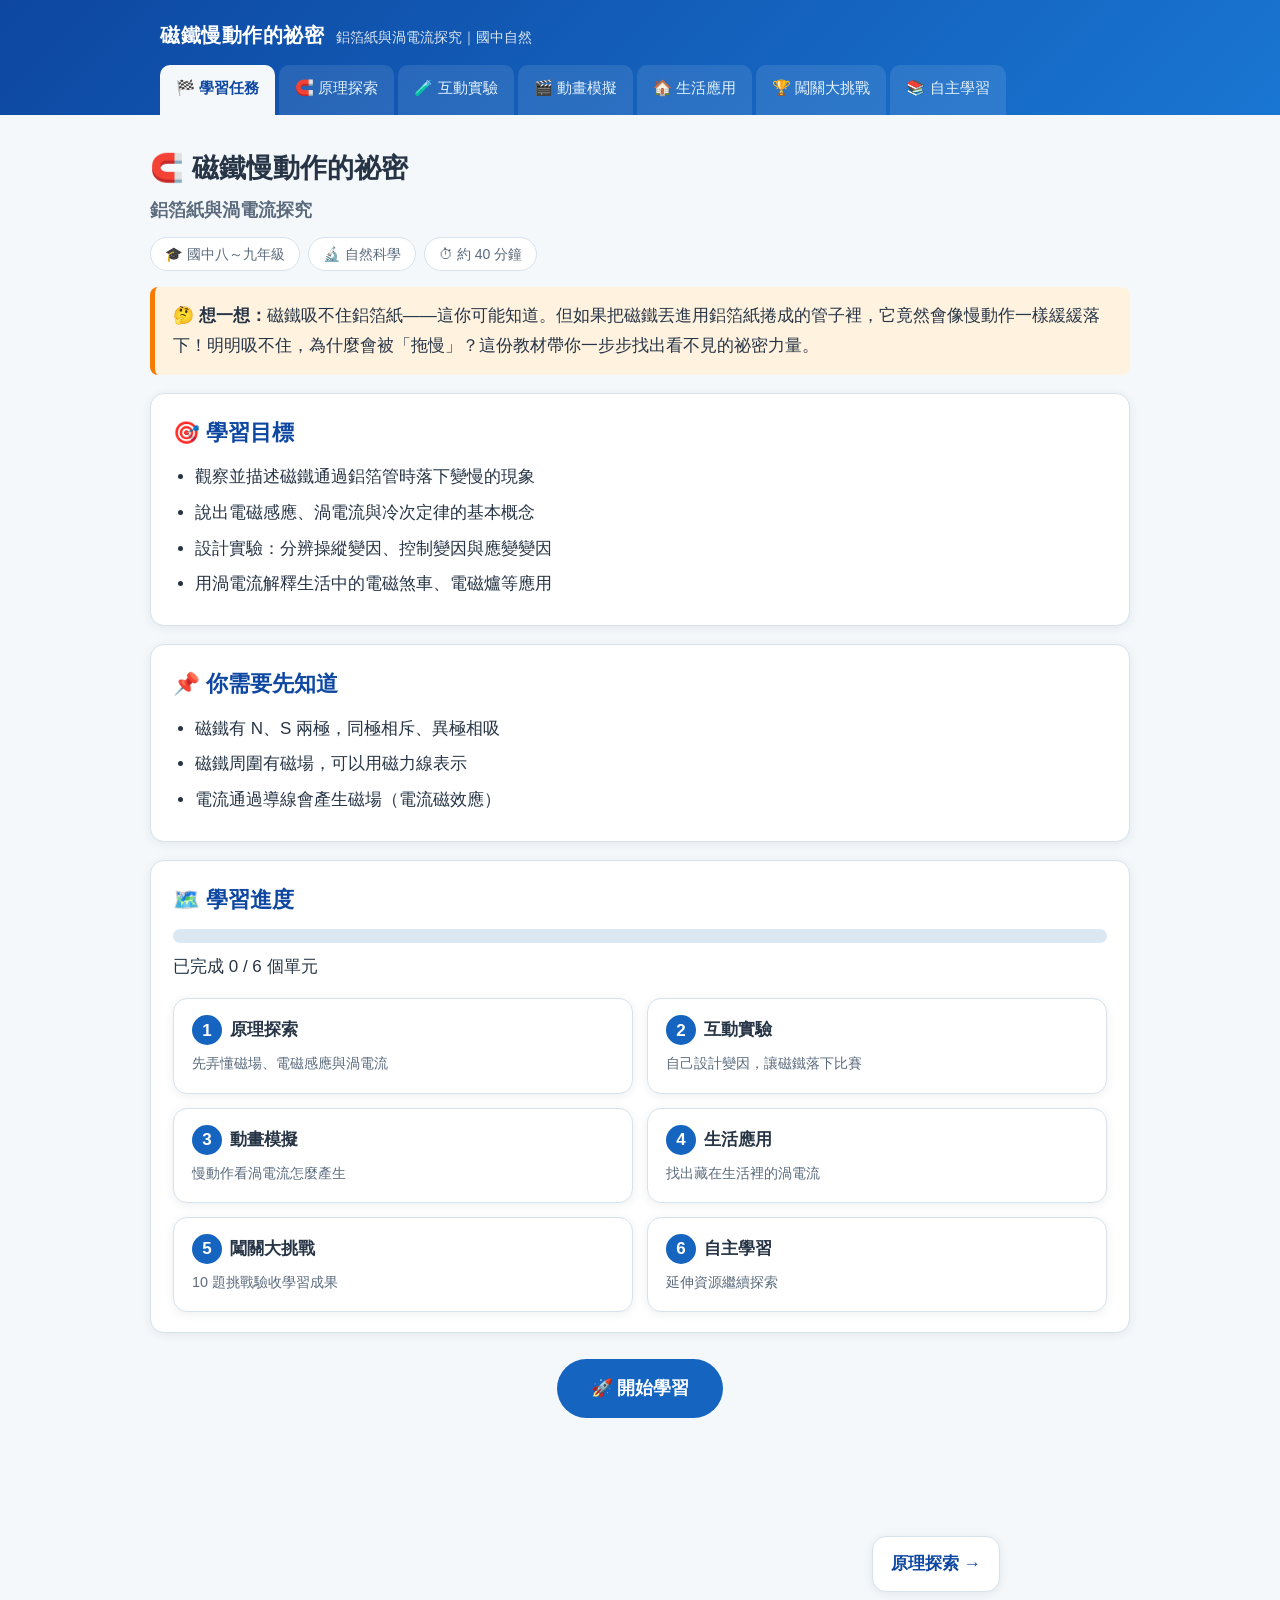
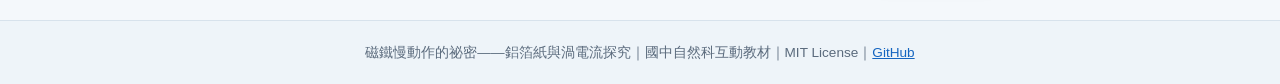
<file: index.html>
<!DOCTYPE html>
<html lang="zh-Hant">
<head>
<meta charset="UTF-8">
<meta name="viewport" content="width=device-width, initial-scale=1.0">
<title>學習任務｜磁鐵慢動作的祕密——鋁箔紙與渦電流探究</title>
<meta name="description" content="國中自然科互動教材：探討鋁箔紙對磁鐵落下速度的影響，學習電磁感應、渦電流與冷次定律。">
<link rel="stylesheet" href="css/style.css">
<link rel="stylesheet" href="css/animation.css">
<link rel="stylesheet" href="css/responsive.css">
<meta property="og:type" content="website">
<meta property="og:title" content="學習任務｜磁鐵慢動作的祕密——鋁箔紙與渦電流探究">
<meta property="og:description" content="國中自然科互動教材：探討鋁箔紙對磁鐵落下速度的影響，學習電磁感應、渦電流與冷次定律。">
<meta property="og:url" content="https://prayer168.github.io/eddy-current-magnet-drop/">
<meta property="og:image" content="https://prayer168.github.io/eddy-current-magnet-drop/assets/images/og-cover.png">
<meta property="og:image:width" content="1200">
<meta property="og:image:height" content="630">
<meta property="og:site_name" content="磁鐵慢動作的祕密——鋁箔紙與渦電流探究">
<meta property="og:locale" content="zh_TW">
<meta name="twitter:card" content="summary_large_image">
<meta name="twitter:image" content="https://prayer168.github.io/eddy-current-magnet-drop/assets/images/og-cover.png">
</head>
<body data-page="home">
<div id="chrome-header"></div>
<main id="main" class="container" aria-live="polite"></main>
<div id="chrome-footer"></div>
<script src="js/progress.js"></script>
<script src="js/chrome.js"></script>
<script src="js/applyAnim.js"></script>
<script src="js/interactions.js"></script>
<script src="js/quiz.js"></script>
<script src="js/app.js"></script>
<script src="https://prayer168.github.io/science-portal/assets/material-visit-count.js" data-material="https://prayer168.github.io/eddy-current-magnet-drop/index.html" defer></script>
</body>
</html>
</file>
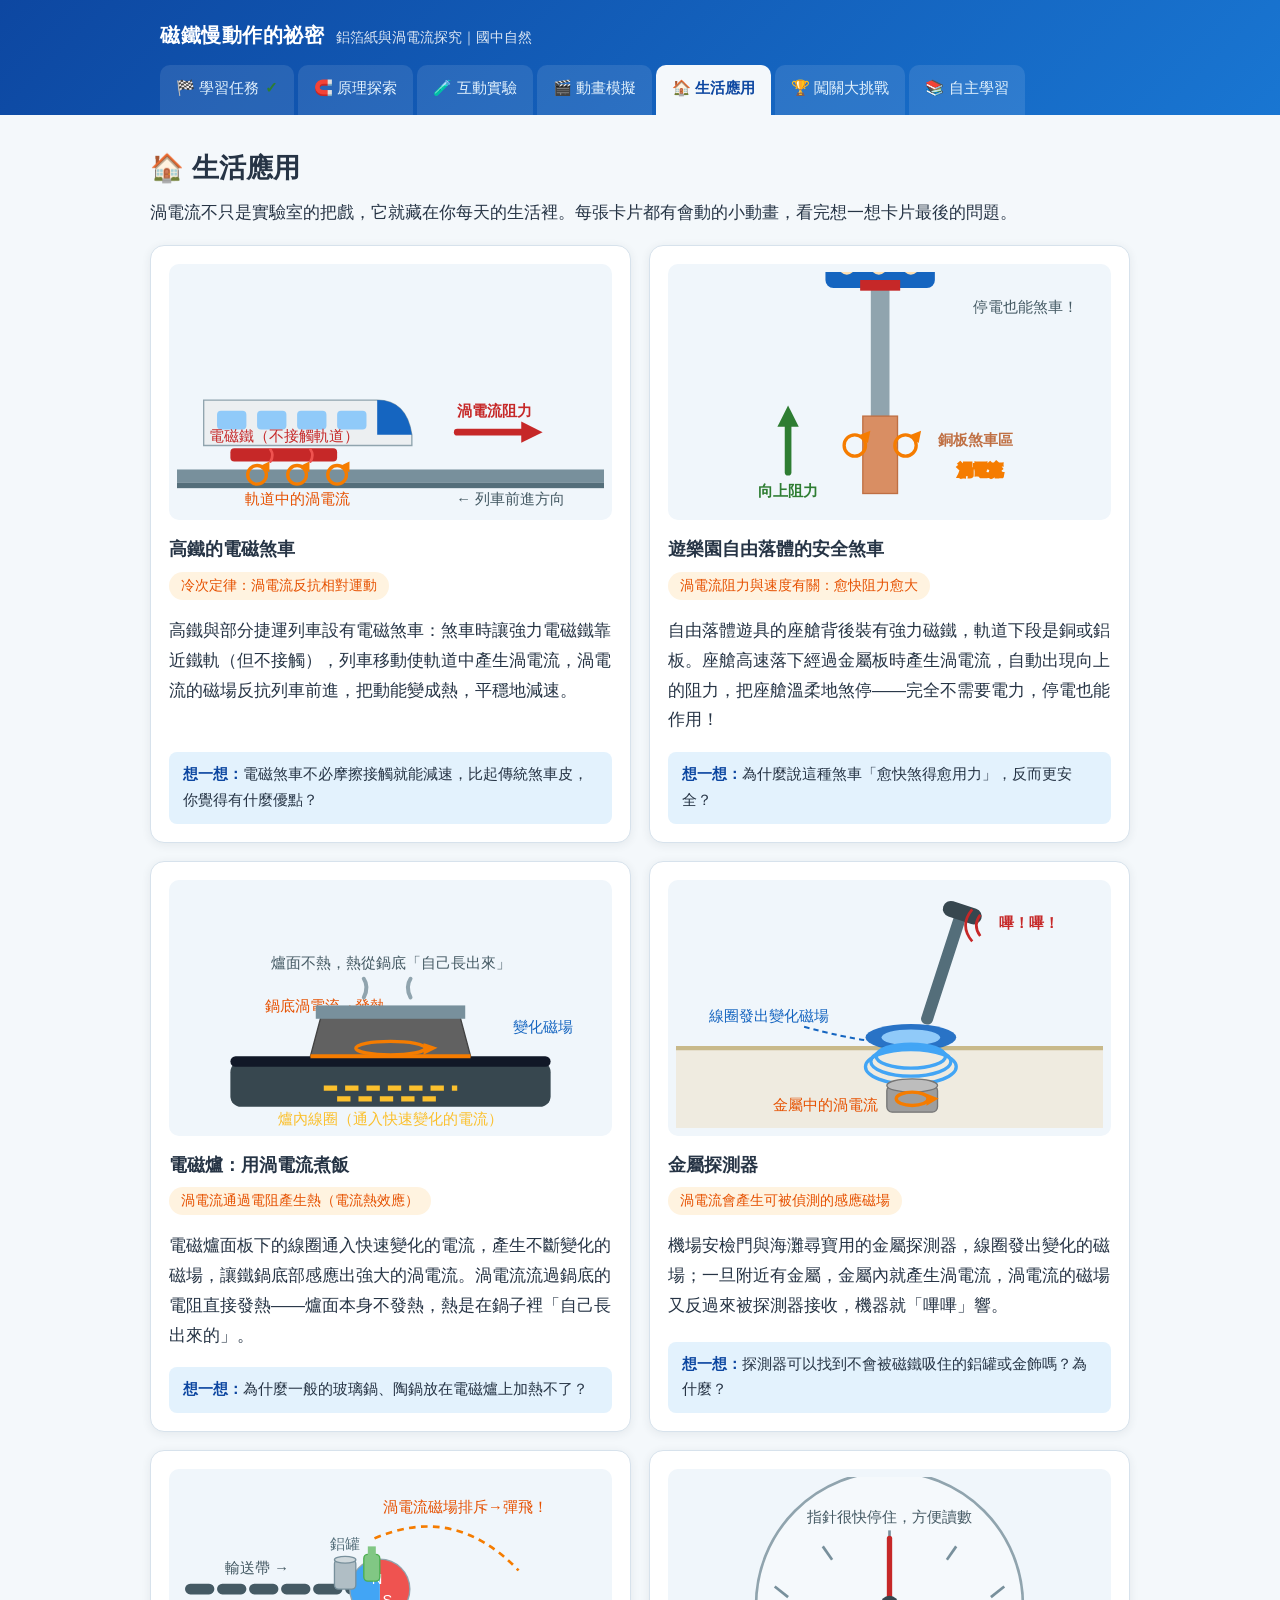
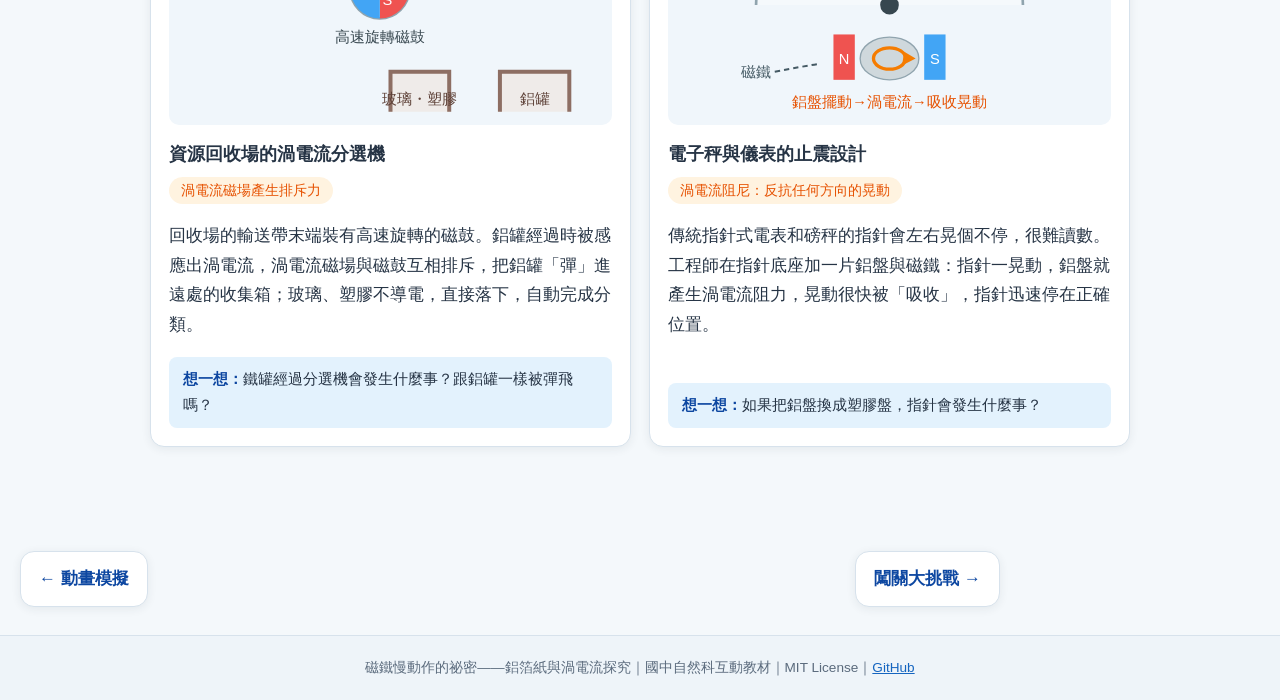
<file: apply.html>
<!DOCTYPE html>
<html lang="zh-Hant">
<head>
<meta charset="UTF-8">
<meta name="viewport" content="width=device-width, initial-scale=1.0">
<title>生活應用｜磁鐵慢動作的祕密——鋁箔紙與渦電流探究</title>
<meta name="description" content="渦電流在生活中的六大應用：電磁煞車、自由落體安全裝置、電磁爐、金屬探測器、回收分選、儀表止震。">
<link rel="stylesheet" href="css/style.css">
<link rel="stylesheet" href="css/animation.css">
<link rel="stylesheet" href="css/responsive.css">
<meta property="og:type" content="website">
<meta property="og:title" content="生活應用｜磁鐵慢動作的祕密——鋁箔紙與渦電流探究">
<meta property="og:description" content="渦電流在生活中的六大應用：電磁煞車、自由落體安全裝置、電磁爐、金屬探測器、回收分選、儀表止震。">
<meta property="og:url" content="https://prayer168.github.io/eddy-current-magnet-drop/apply.html">
<meta property="og:image" content="https://prayer168.github.io/eddy-current-magnet-drop/assets/images/og-cover.png">
<meta property="og:image:width" content="1200">
<meta property="og:image:height" content="630">
<meta property="og:site_name" content="磁鐵慢動作的祕密——鋁箔紙與渦電流探究">
<meta property="og:locale" content="zh_TW">
<meta name="twitter:card" content="summary_large_image">
<meta name="twitter:image" content="https://prayer168.github.io/eddy-current-magnet-drop/assets/images/og-cover.png">
</head>
<body data-page="apply">
<div id="chrome-header"></div>
<main id="main" class="container" aria-live="polite"></main>
<div id="chrome-footer"></div>
<script src="js/progress.js"></script>
<script src="js/chrome.js"></script>
<script src="js/applyAnim.js"></script>
<script src="js/interactions.js"></script>
<script src="js/quiz.js"></script>
<script src="js/app.js"></script>
</body>
</html>
</file>
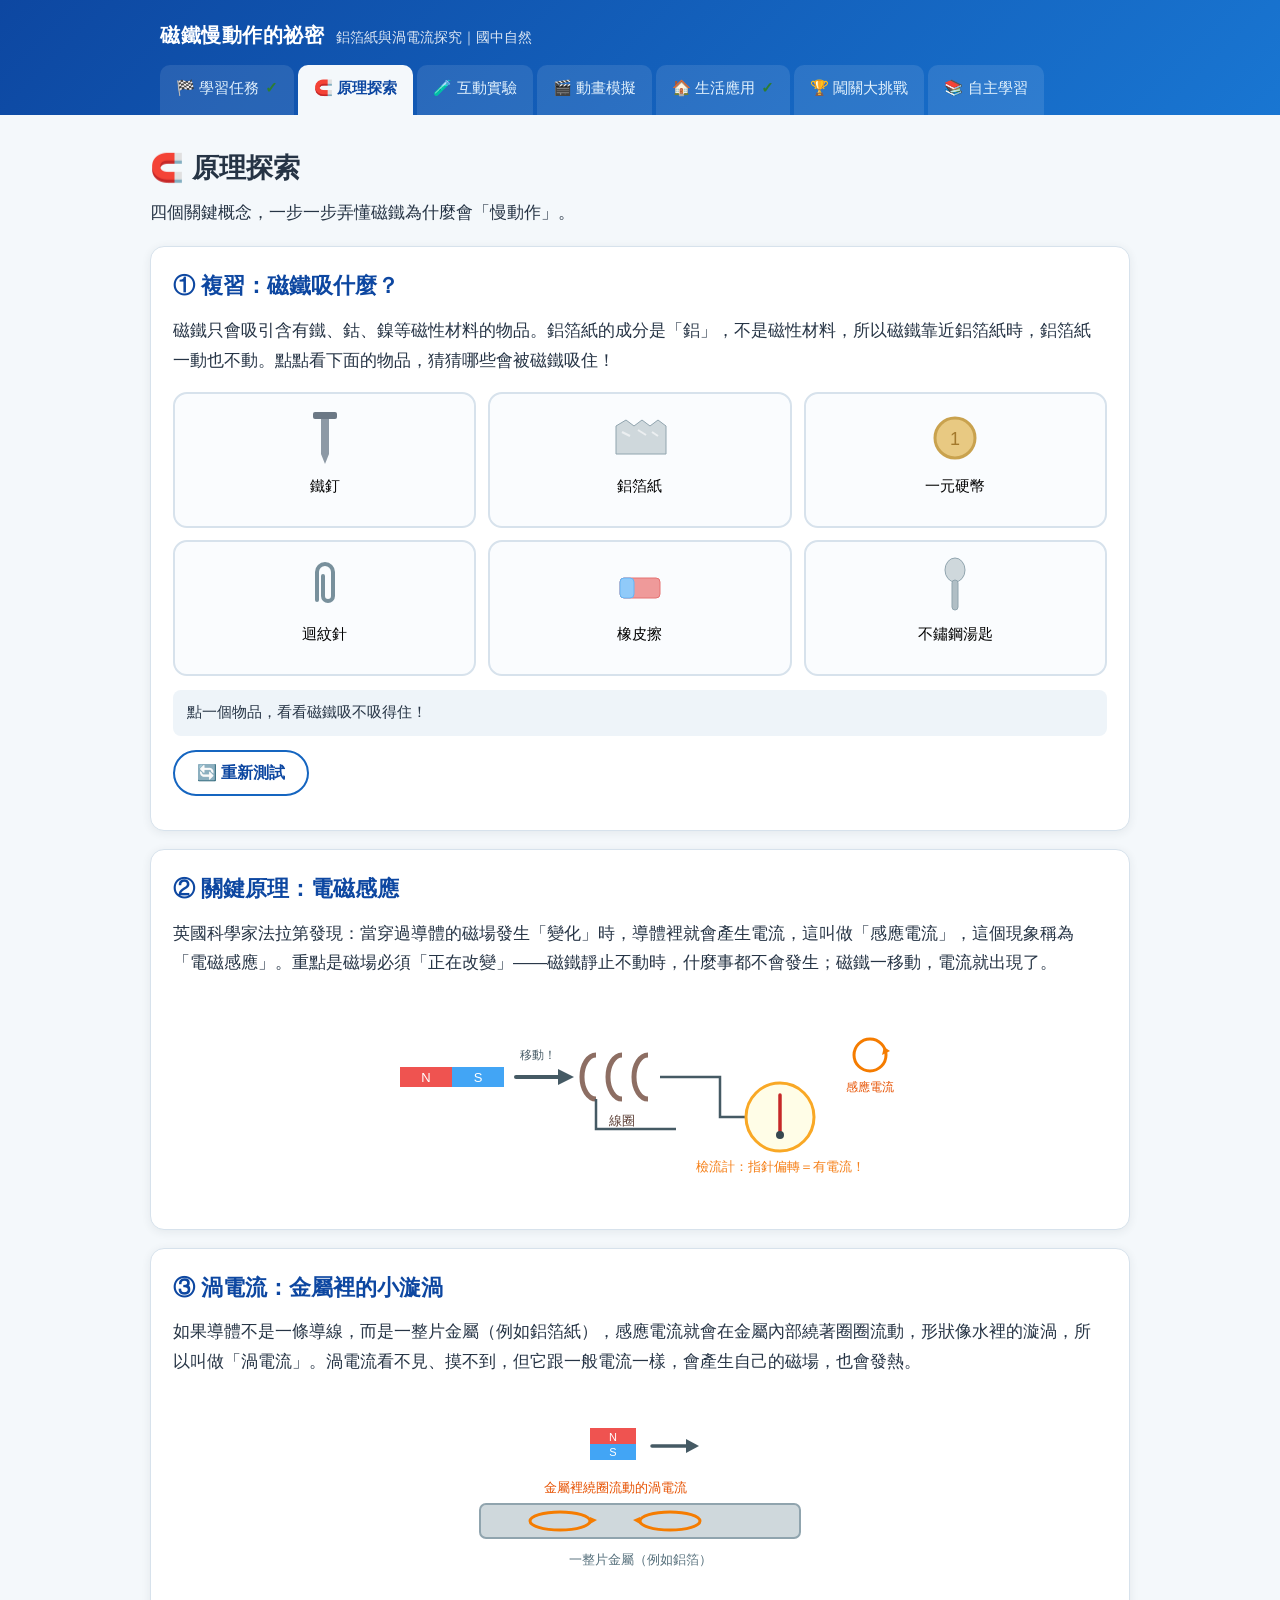
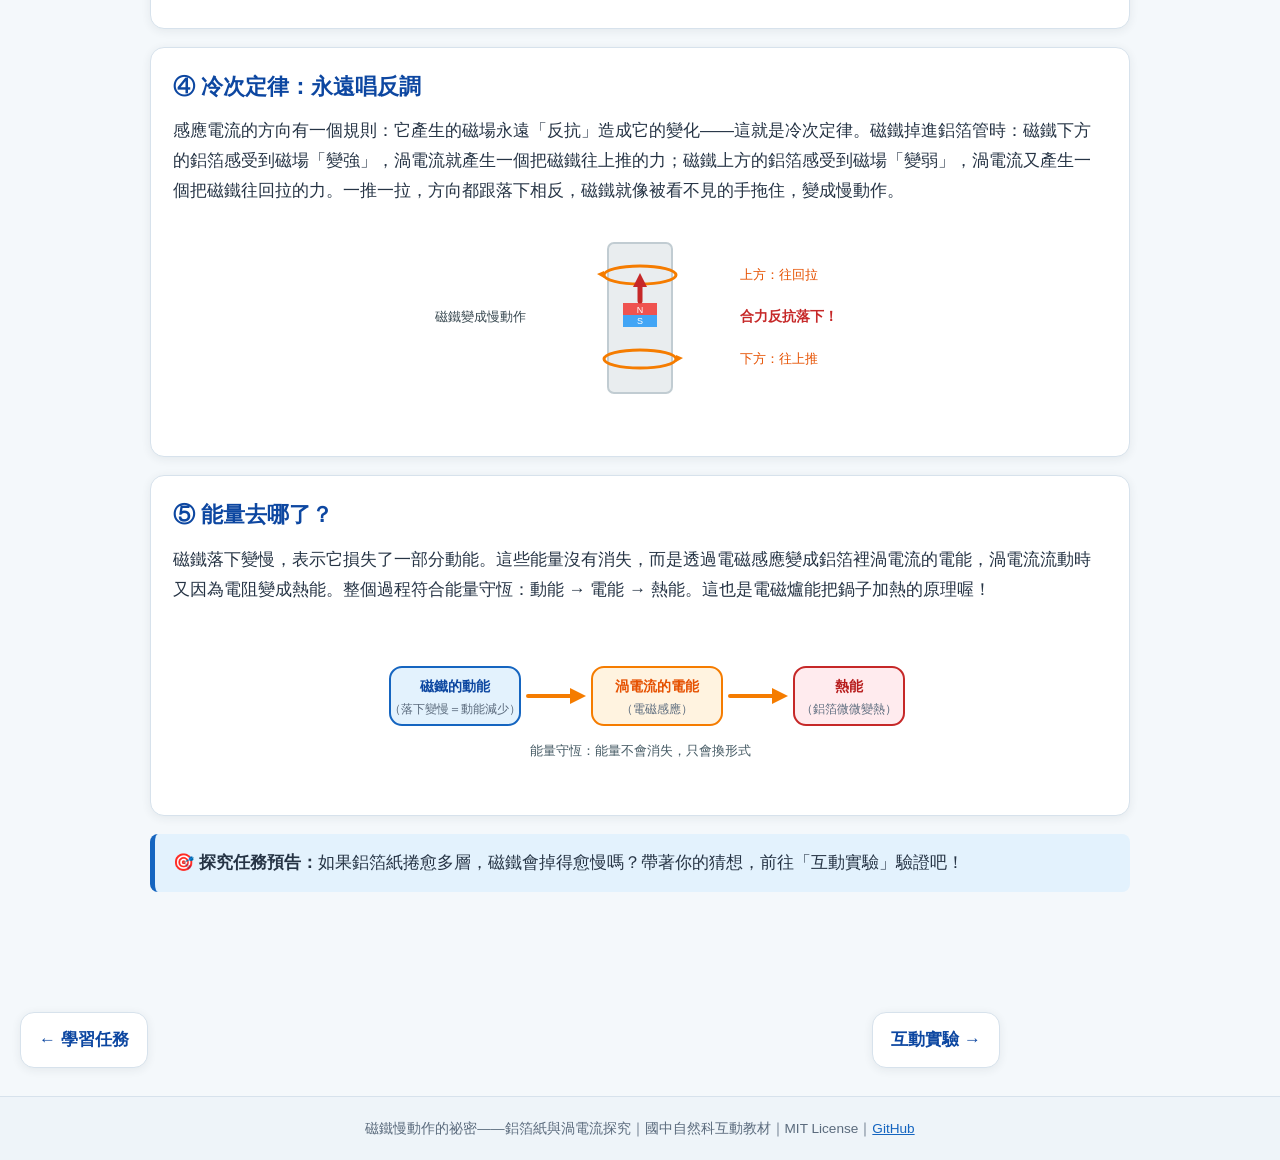
<file: explore.html>
<!DOCTYPE html>
<html lang="zh-Hant">
<head>
<meta charset="UTF-8">
<meta name="viewport" content="width=device-width, initial-scale=1.0">
<title>原理探索｜磁鐵慢動作的祕密——鋁箔紙與渦電流探究</title>
<meta name="description" content="認識磁性材料、電磁感應、渦電流與冷次定律，含互動式磁鐵測試。">
<link rel="stylesheet" href="css/style.css">
<link rel="stylesheet" href="css/animation.css">
<link rel="stylesheet" href="css/responsive.css">
<meta property="og:type" content="website">
<meta property="og:title" content="原理探索｜磁鐵慢動作的祕密——鋁箔紙與渦電流探究">
<meta property="og:description" content="認識磁性材料、電磁感應、渦電流與冷次定律，含互動式磁鐵測試。">
<meta property="og:url" content="https://prayer168.github.io/eddy-current-magnet-drop/explore.html">
<meta property="og:image" content="https://prayer168.github.io/eddy-current-magnet-drop/assets/images/og-cover.png">
<meta property="og:image:width" content="1200">
<meta property="og:image:height" content="630">
<meta property="og:site_name" content="磁鐵慢動作的祕密——鋁箔紙與渦電流探究">
<meta property="og:locale" content="zh_TW">
<meta name="twitter:card" content="summary_large_image">
<meta name="twitter:image" content="https://prayer168.github.io/eddy-current-magnet-drop/assets/images/og-cover.png">
</head>
<body data-page="explore">
<div id="chrome-header"></div>
<main id="main" class="container" aria-live="polite"></main>
<div id="chrome-footer"></div>
<script src="js/progress.js"></script>
<script src="js/chrome.js"></script>
<script src="js/applyAnim.js"></script>
<script src="js/interactions.js"></script>
<script src="js/quiz.js"></script>
<script src="js/app.js"></script>
</body>
</html>
</file>
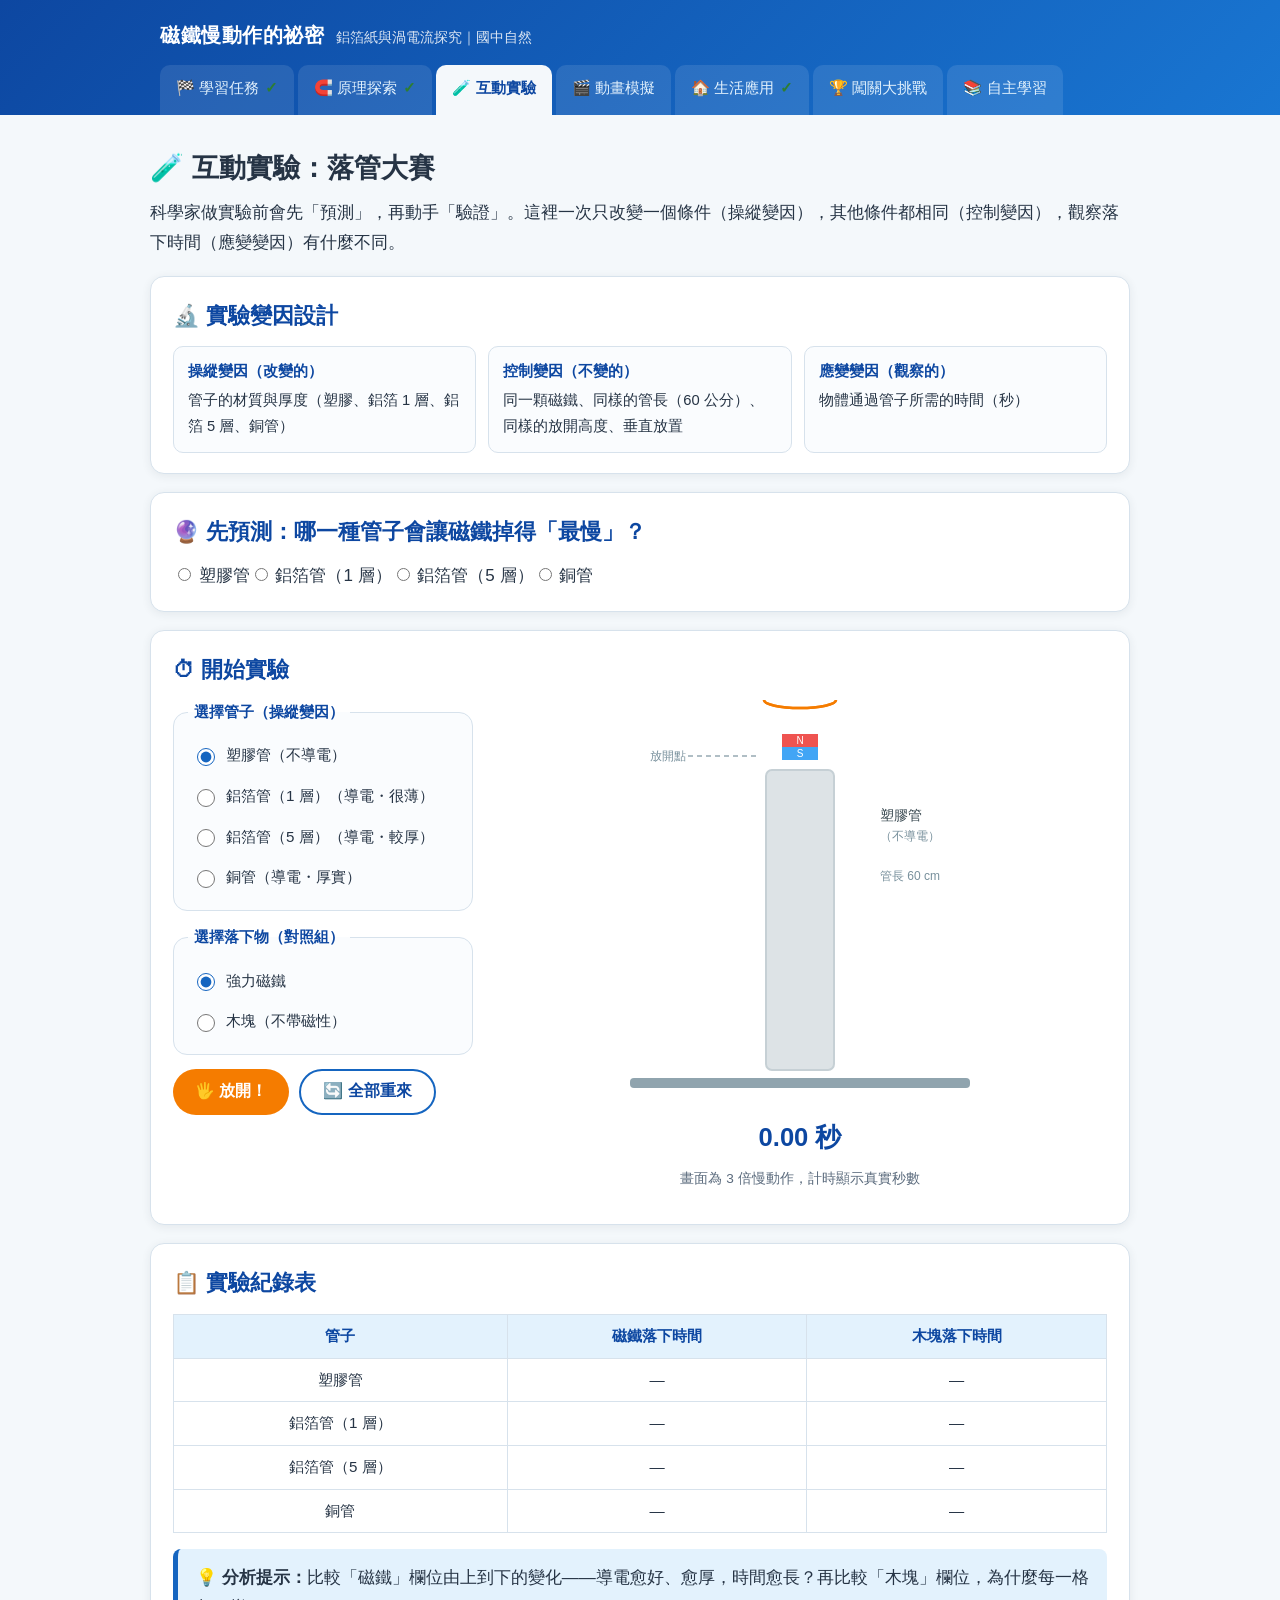
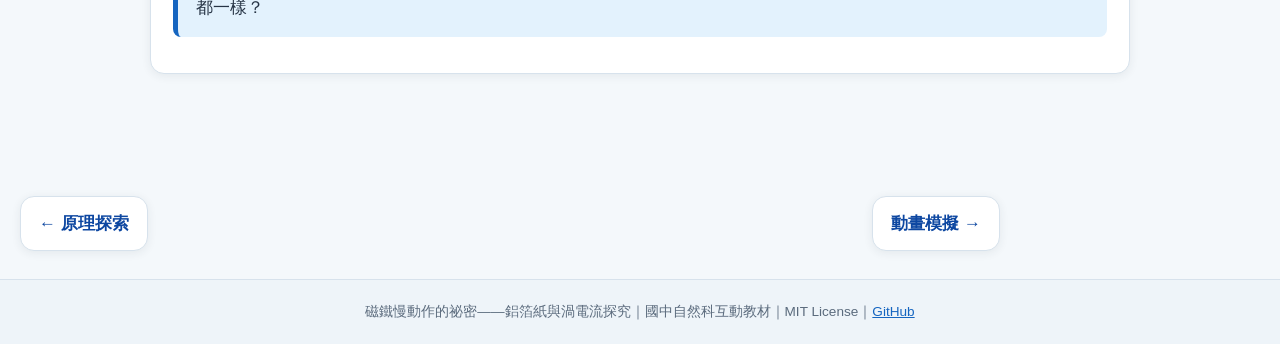
<file: lab.html>
<!DOCTYPE html>
<html lang="zh-Hant">
<head>
<meta charset="UTF-8">
<meta name="viewport" content="width=device-width, initial-scale=1.0">
<title>互動實驗｜磁鐵慢動作的祕密——鋁箔紙與渦電流探究</title>
<meta name="description" content="虛擬落管實驗：改變管子材質與厚度，先預測再驗證磁鐵落下時間的變化。">
<link rel="stylesheet" href="css/style.css">
<link rel="stylesheet" href="css/animation.css">
<link rel="stylesheet" href="css/responsive.css">
<meta property="og:type" content="website">
<meta property="og:title" content="互動實驗｜磁鐵慢動作的祕密——鋁箔紙與渦電流探究">
<meta property="og:description" content="虛擬落管實驗：改變管子材質與厚度，先預測再驗證磁鐵落下時間的變化。">
<meta property="og:url" content="https://prayer168.github.io/eddy-current-magnet-drop/lab.html">
<meta property="og:image" content="https://prayer168.github.io/eddy-current-magnet-drop/assets/images/og-cover.png">
<meta property="og:image:width" content="1200">
<meta property="og:image:height" content="630">
<meta property="og:site_name" content="磁鐵慢動作的祕密——鋁箔紙與渦電流探究">
<meta property="og:locale" content="zh_TW">
<meta name="twitter:card" content="summary_large_image">
<meta name="twitter:image" content="https://prayer168.github.io/eddy-current-magnet-drop/assets/images/og-cover.png">
</head>
<body data-page="lab">
<div id="chrome-header"></div>
<main id="main" class="container" aria-live="polite"></main>
<div id="chrome-footer"></div>
<script src="js/progress.js"></script>
<script src="js/chrome.js"></script>
<script src="js/applyAnim.js"></script>
<script src="js/interactions.js"></script>
<script src="js/quiz.js"></script>
<script src="js/app.js"></script>
</body>
</html>
</file>
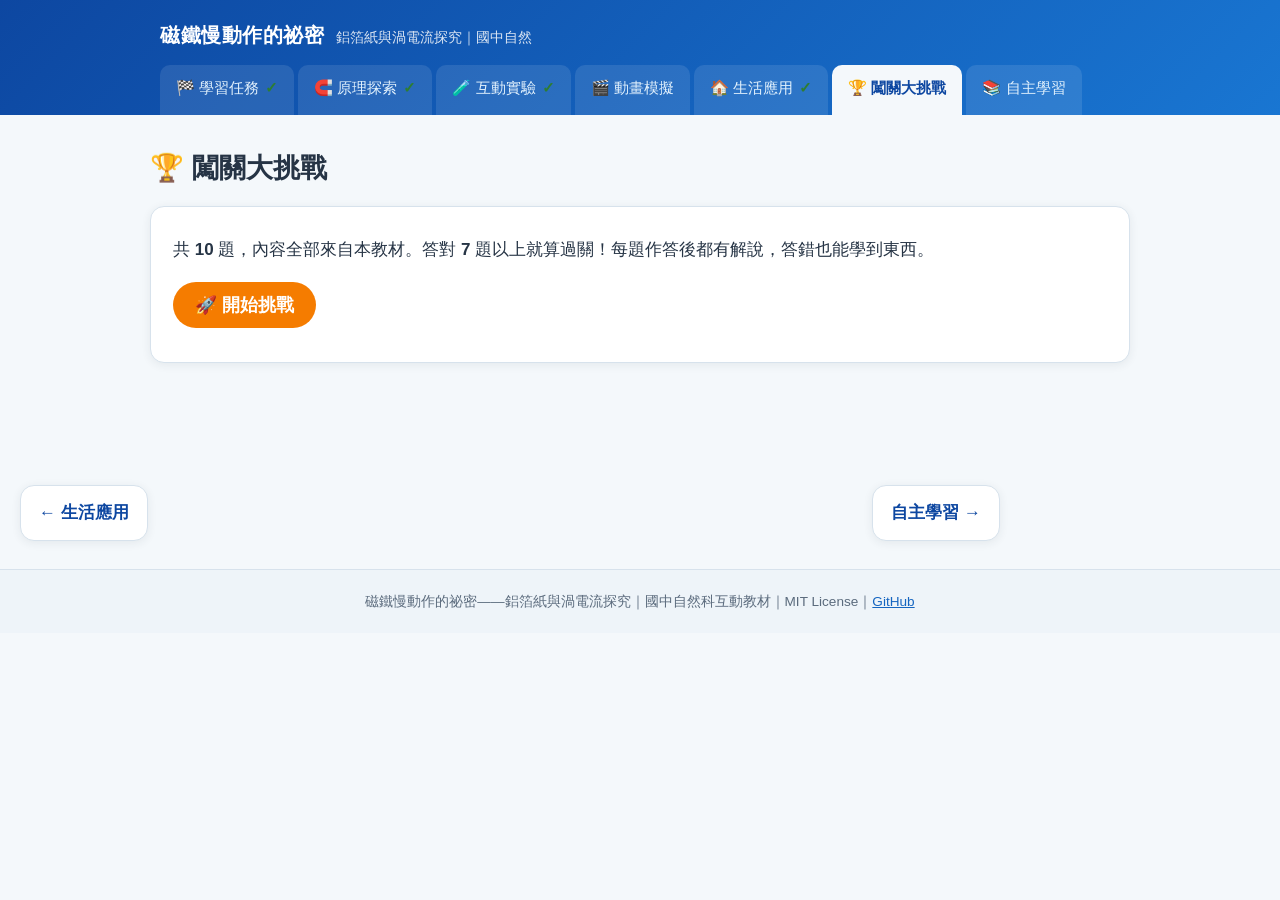
<file: quiz.html>
<!DOCTYPE html>
<html lang="zh-Hant">
<head>
<meta charset="UTF-8">
<meta name="viewport" content="width=device-width, initial-scale=1.0">
<title>闖關大挑戰｜磁鐵慢動作的祕密——鋁箔紙與渦電流探究</title>
<meta name="description" content="10 題素養導向闖關挑戰，驗收渦電流與冷次定律的學習成果。">
<link rel="stylesheet" href="css/style.css">
<link rel="stylesheet" href="css/animation.css">
<link rel="stylesheet" href="css/responsive.css">
<meta property="og:type" content="website">
<meta property="og:title" content="闖關大挑戰｜磁鐵慢動作的祕密——鋁箔紙與渦電流探究">
<meta property="og:description" content="10 題素養導向闖關挑戰，驗收渦電流與冷次定律的學習成果。">
<meta property="og:url" content="https://prayer168.github.io/eddy-current-magnet-drop/quiz.html">
<meta property="og:image" content="https://prayer168.github.io/eddy-current-magnet-drop/assets/images/og-cover.png">
<meta property="og:image:width" content="1200">
<meta property="og:image:height" content="630">
<meta property="og:site_name" content="磁鐵慢動作的祕密——鋁箔紙與渦電流探究">
<meta property="og:locale" content="zh_TW">
<meta name="twitter:card" content="summary_large_image">
<meta name="twitter:image" content="https://prayer168.github.io/eddy-current-magnet-drop/assets/images/og-cover.png">
</head>
<body data-page="quiz">
<div id="chrome-header"></div>
<main id="main" class="container" aria-live="polite"></main>
<div id="chrome-footer"></div>
<script src="js/progress.js"></script>
<script src="js/chrome.js"></script>
<script src="js/applyAnim.js"></script>
<script src="js/interactions.js"></script>
<script src="js/quiz.js"></script>
<script src="js/app.js"></script>
</body>
</html>
</file>
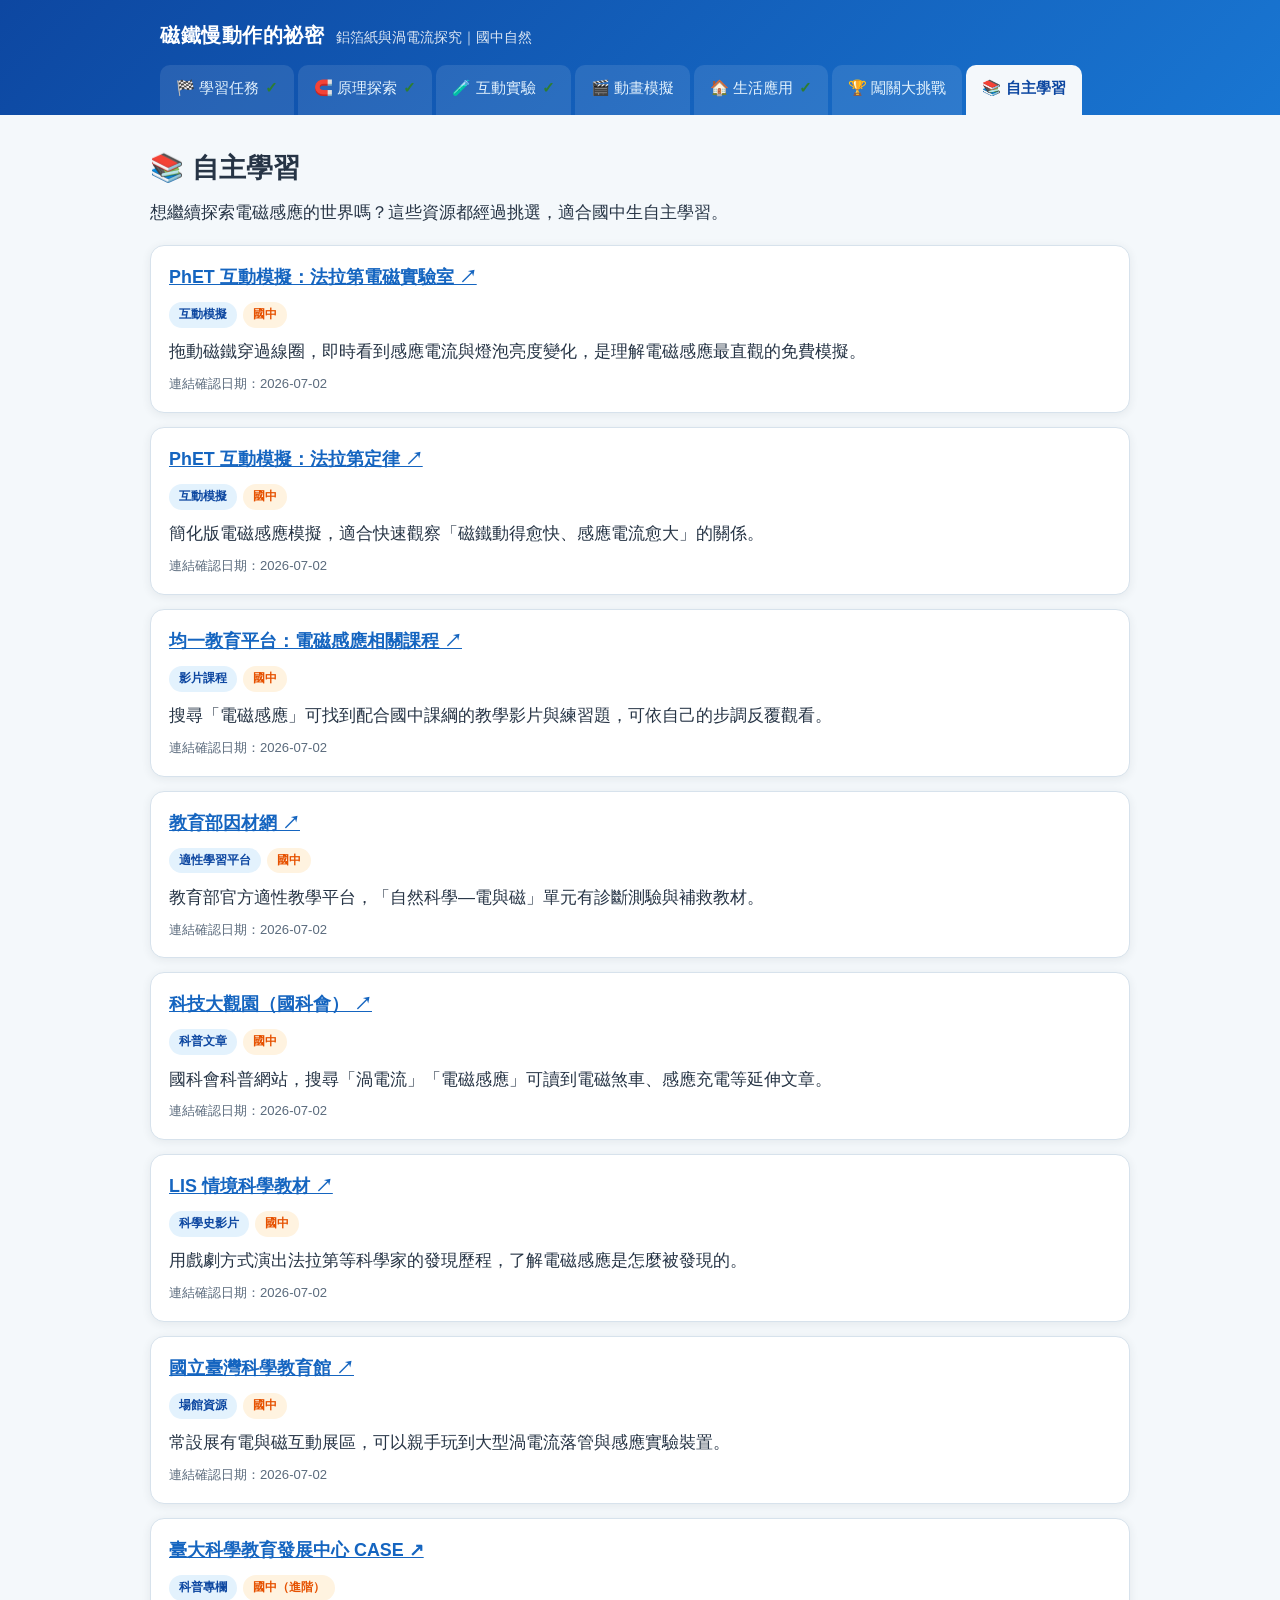
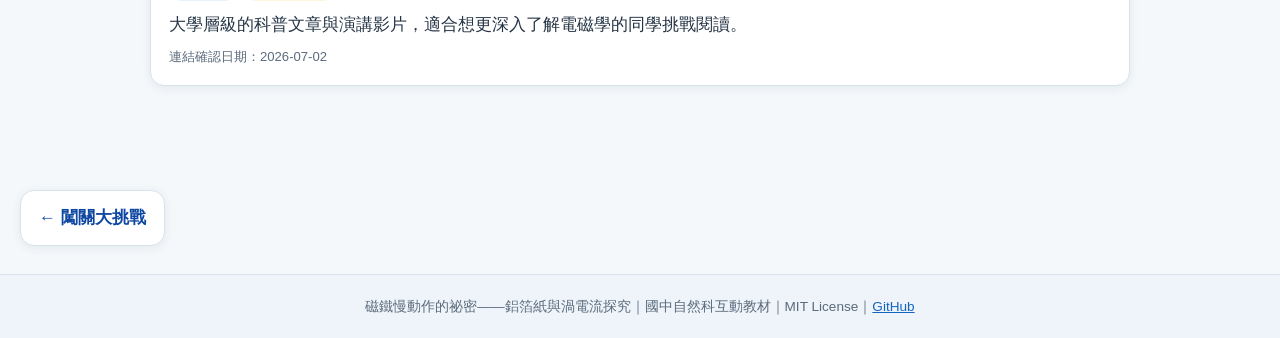
<file: resources.html>
<!DOCTYPE html>
<html lang="zh-Hant">
<head>
<meta charset="UTF-8">
<meta name="viewport" content="width=device-width, initial-scale=1.0">
<title>自主學習｜磁鐵慢動作的祕密——鋁箔紙與渦電流探究</title>
<meta name="description" content="精選 8 個電磁感應延伸學習資源：PhET 模擬、均一、因材網、科普網站與科教館。">
<link rel="stylesheet" href="css/style.css">
<link rel="stylesheet" href="css/animation.css">
<link rel="stylesheet" href="css/responsive.css">
<meta property="og:type" content="website">
<meta property="og:title" content="自主學習｜磁鐵慢動作的祕密——鋁箔紙與渦電流探究">
<meta property="og:description" content="精選 8 個電磁感應延伸學習資源：PhET 模擬、均一、因材網、科普網站與科教館。">
<meta property="og:url" content="https://prayer168.github.io/eddy-current-magnet-drop/resources.html">
<meta property="og:image" content="https://prayer168.github.io/eddy-current-magnet-drop/assets/images/og-cover.png">
<meta property="og:image:width" content="1200">
<meta property="og:image:height" content="630">
<meta property="og:site_name" content="磁鐵慢動作的祕密——鋁箔紙與渦電流探究">
<meta property="og:locale" content="zh_TW">
<meta name="twitter:card" content="summary_large_image">
<meta name="twitter:image" content="https://prayer168.github.io/eddy-current-magnet-drop/assets/images/og-cover.png">
</head>
<body data-page="resources">
<div id="chrome-header"></div>
<main id="main" class="container" aria-live="polite"></main>
<div id="chrome-footer"></div>
<script src="js/progress.js"></script>
<script src="js/chrome.js"></script>
<script src="js/applyAnim.js"></script>
<script src="js/interactions.js"></script>
<script src="js/quiz.js"></script>
<script src="js/app.js"></script>
</body>
</html>
</file>
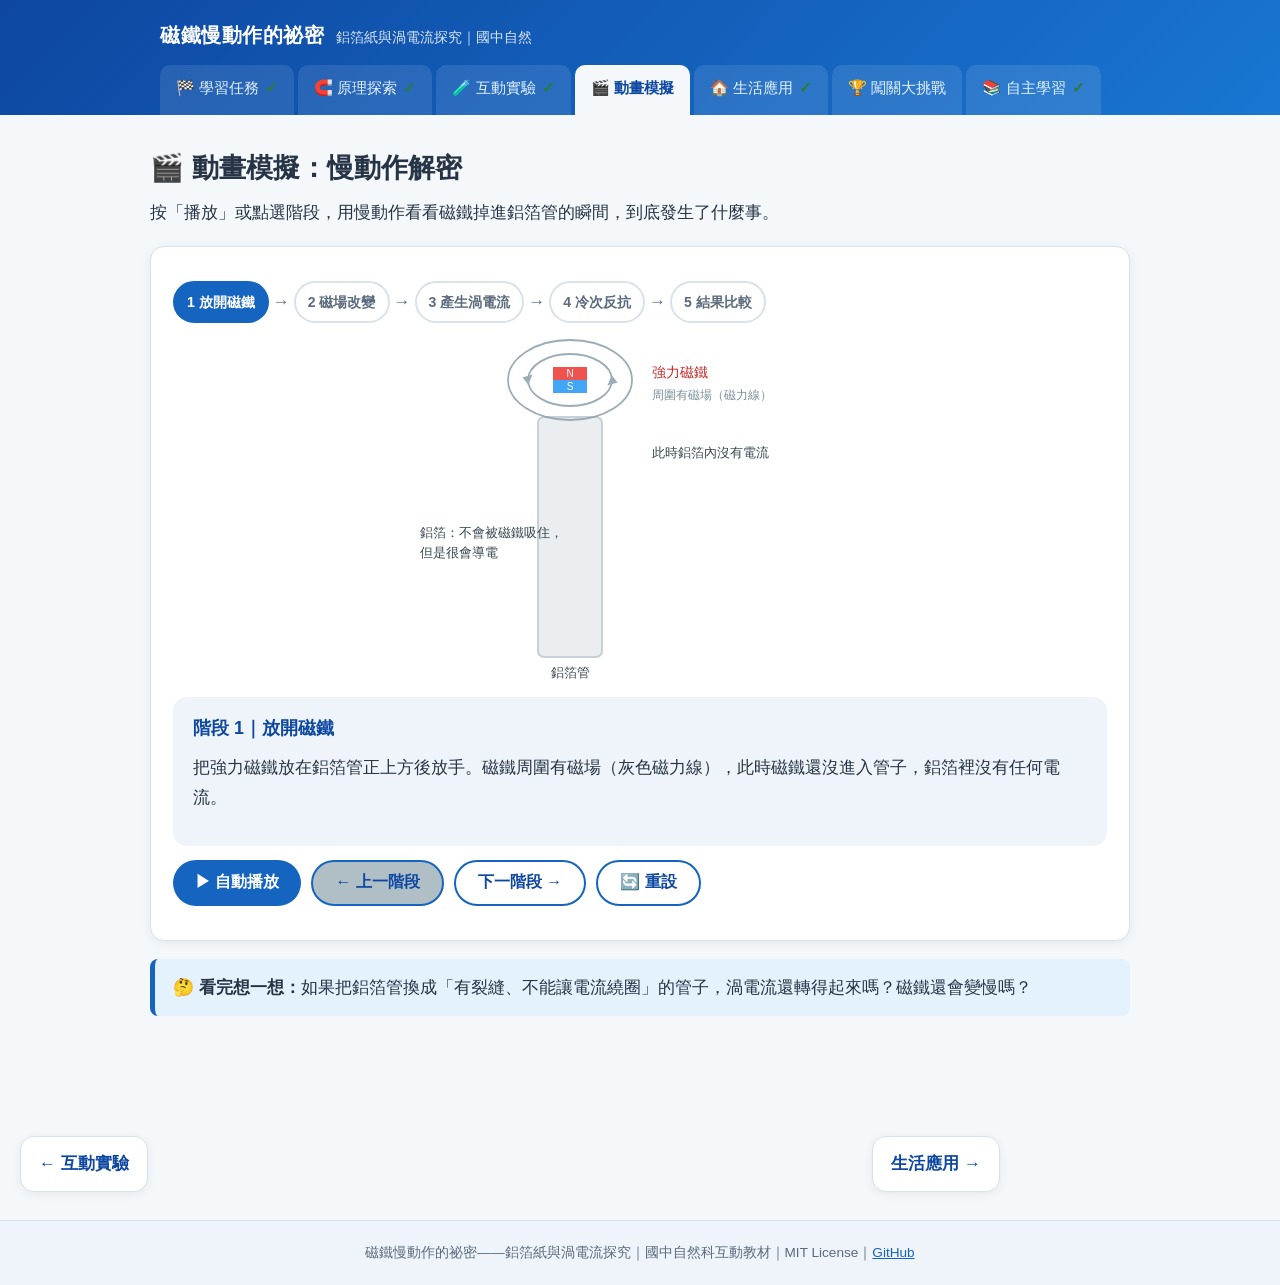
<file: sim.html>
<!DOCTYPE html>
<html lang="zh-Hant">
<head>
<meta charset="UTF-8">
<meta name="viewport" content="width=device-width, initial-scale=1.0">
<title>動畫模擬｜磁鐵慢動作的祕密——鋁箔紙與渦電流探究</title>
<meta name="description" content="五階段慢動作動畫：看磁鐵落入鋁箔管時渦電流如何產生、如何反抗落下。">
<link rel="stylesheet" href="css/style.css">
<link rel="stylesheet" href="css/animation.css">
<link rel="stylesheet" href="css/responsive.css">
<meta property="og:type" content="website">
<meta property="og:title" content="動畫模擬｜磁鐵慢動作的祕密——鋁箔紙與渦電流探究">
<meta property="og:description" content="五階段慢動作動畫：看磁鐵落入鋁箔管時渦電流如何產生、如何反抗落下。">
<meta property="og:url" content="https://prayer168.github.io/eddy-current-magnet-drop/sim.html">
<meta property="og:image" content="https://prayer168.github.io/eddy-current-magnet-drop/assets/images/og-cover.png">
<meta property="og:image:width" content="1200">
<meta property="og:image:height" content="630">
<meta property="og:site_name" content="磁鐵慢動作的祕密——鋁箔紙與渦電流探究">
<meta property="og:locale" content="zh_TW">
<meta name="twitter:card" content="summary_large_image">
<meta name="twitter:image" content="https://prayer168.github.io/eddy-current-magnet-drop/assets/images/og-cover.png">
</head>
<body data-page="sim">
<div id="chrome-header"></div>
<main id="main" class="container" aria-live="polite"></main>
<div id="chrome-footer"></div>
<script src="js/progress.js"></script>
<script src="js/chrome.js"></script>
<script src="js/applyAnim.js"></script>
<script src="js/interactions.js"></script>
<script src="js/quiz.js"></script>
<script src="js/app.js"></script>
</body>
</html>
</file>
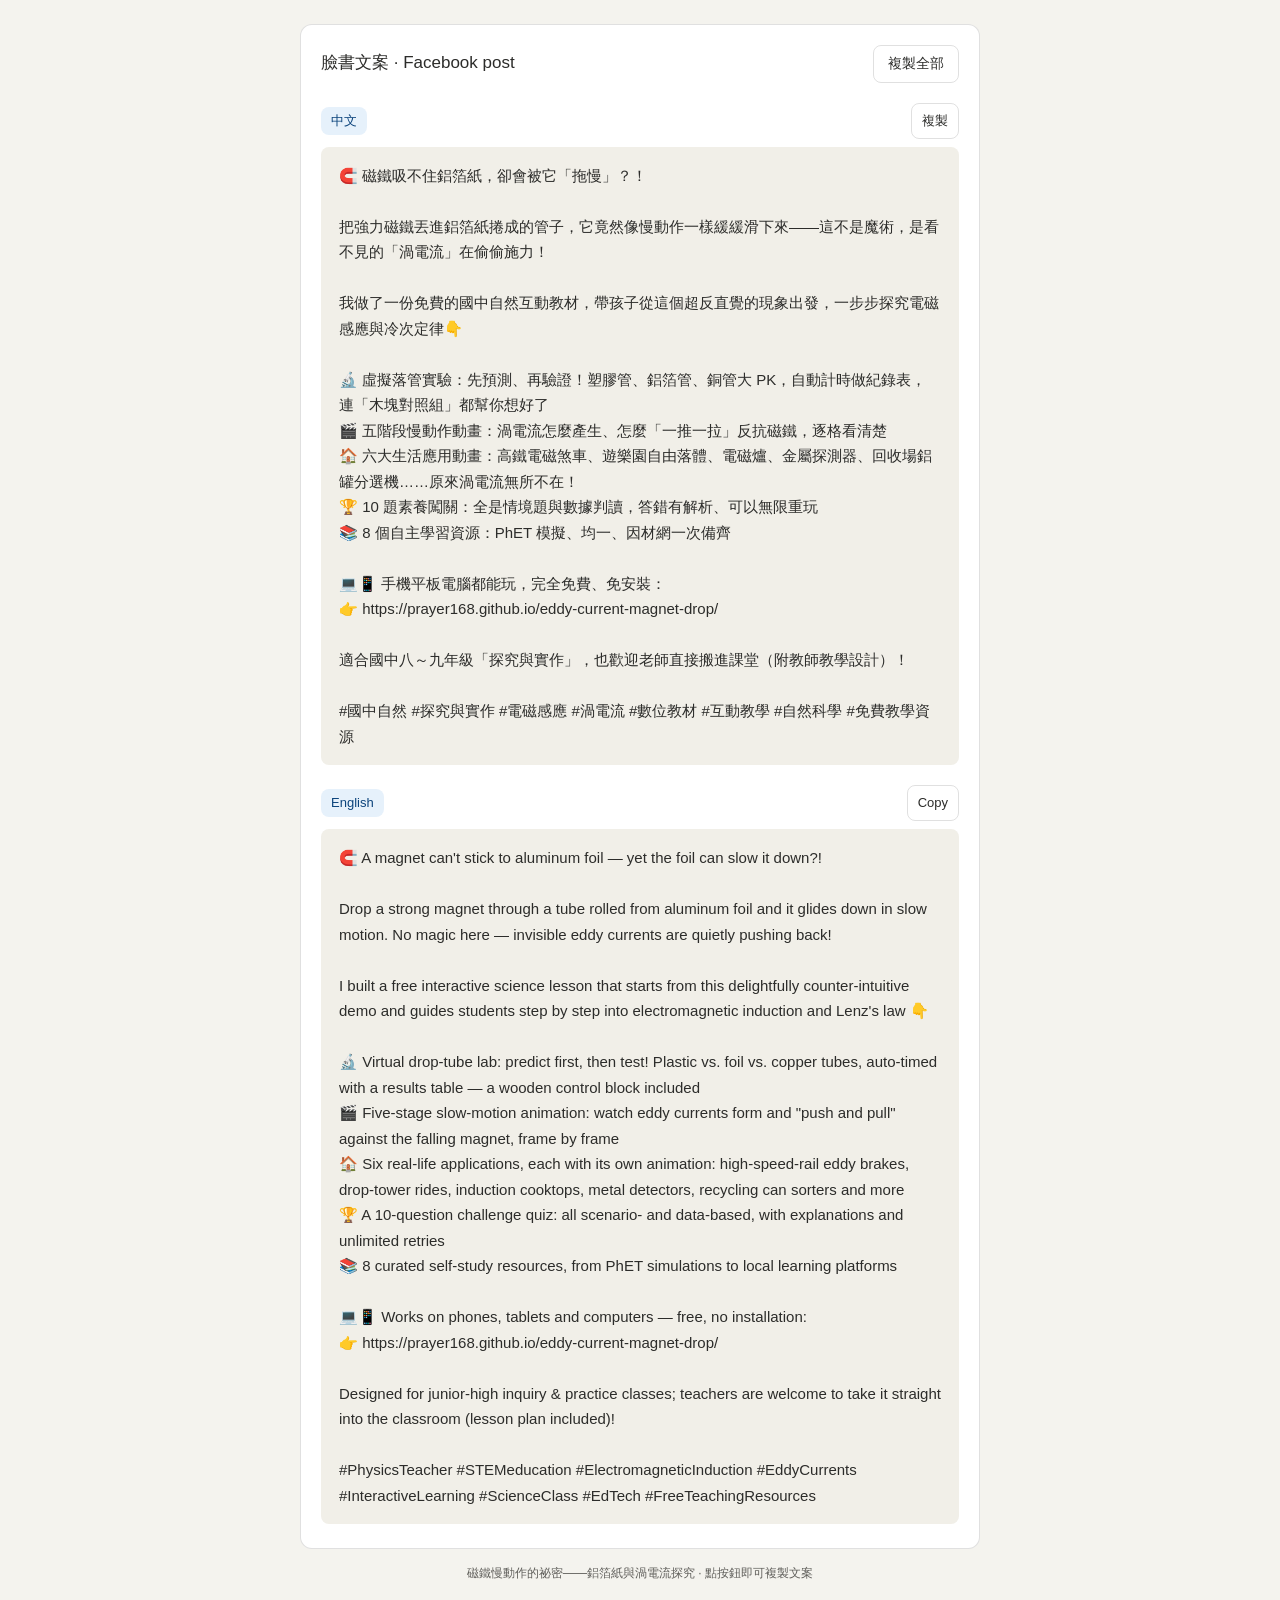
<file: share/facebook-post.html>
<!DOCTYPE html>
<html lang="zh-Hant">
<head>
<meta charset="utf-8" />
<meta name="viewport" content="width=device-width, initial-scale=1" />
<title>臉書文案 · Facebook post — 磁鐵慢動作的祕密</title>
<style>
  :root {
    --bg: #f4f3ee; --card: #ffffff; --surface: #f1efe8;
    --text: #2c2c2a; --muted: #5f5e5a;
    --info-bg: #e6f1fb; --info-text: #0c447c;
    --border: rgba(0,0,0,0.12); --radius: 12px;
  }
  @media (prefers-color-scheme: dark) {
    :root {
      --bg: #1c1c1a; --card: #262624; --surface: #2f2f2c;
      --text: #ededeb; --muted: #b4b2a9;
      --info-bg: #0c447c; --info-text: #b5d4f4;
      --border: rgba(255,255,255,0.14);
    }
  }
  * { box-sizing: border-box; }
  body {
    margin: 0; background: var(--bg); color: var(--text);
    font-family: -apple-system, "Segoe UI", "Noto Sans TC", "Microsoft JhengHei", sans-serif;
    line-height: 1.7; padding: 24px 16px;
  }
  .wrap { max-width: 680px; margin: 0 auto; }
  .card { background: var(--card); border: 1px solid var(--border); border-radius: var(--radius); padding: 20px 20px 24px; }
  .head { display: flex; align-items: center; justify-content: space-between; gap: 12px; margin-bottom: 20px; }
  .title { font-size: 17px; font-weight: 500; }
  button {
    font: inherit; font-size: 14px; cursor: pointer; color: var(--text);
    background: transparent; border: 1px solid var(--border);
    border-radius: 8px; padding: 6px 14px; transition: background .15s; min-height: 36px;
  }
  button:hover { background: var(--surface); }
  button:active { transform: scale(0.98); }
  .seg { margin-bottom: 20px; }
  .seg:last-child { margin-bottom: 0; }
  .seg-head { display: flex; align-items: center; justify-content: space-between; margin-bottom: 8px; }
  .tag { font-size: 13px; font-weight: 500; color: var(--info-text); background: var(--info-bg); padding: 3px 10px; border-radius: 8px; }
  .post { white-space: pre-wrap; font-size: 15px; background: var(--surface); border-radius: 8px; padding: 16px 18px; word-break: break-word; }
  .small { font-size: 13px; padding: 4px 10px; }
  .foot { max-width: 680px; margin: 14px auto 0; font-size: 12px; color: var(--muted); text-align: center; }
</style>
<meta property="og:type" content="website">
<meta property="og:title" content="臉書文案 · Facebook post — 磁鐵慢動作的祕密">
<meta property="og:description" content="國中自然科互動教材：探討鋁箔紙對磁鐵落下速度的影響，學習電磁感應、渦電流與冷次定律。">
<meta property="og:url" content="https://prayer168.github.io/eddy-current-magnet-drop/share/facebook-post.html">
<meta property="og:image" content="https://prayer168.github.io/eddy-current-magnet-drop/assets/images/og-cover.png">
<meta property="og:image:width" content="1200">
<meta property="og:image:height" content="630">
<meta property="og:site_name" content="磁鐵慢動作的祕密——鋁箔紙與渦電流探究">
<meta property="og:locale" content="zh_TW">
<meta name="twitter:card" content="summary_large_image">
<meta name="twitter:image" content="https://prayer168.github.io/eddy-current-magnet-drop/assets/images/og-cover.png">
</head>
<body>
<div class="wrap">
  <div class="card">
    <div class="head">
      <span class="title">臉書文案 · Facebook post</span>
      <button id="copy-all">複製全部</button>
    </div>

    <div class="seg">
      <div class="seg-head">
        <span class="tag">中文</span>
        <button class="copy-one small" data-target="zh">複製</button>
      </div>
      <div id="zh" class="post">🧲 磁鐵吸不住鋁箔紙，卻會被它「拖慢」？！

把強力磁鐵丟進鋁箔紙捲成的管子，它竟然像慢動作一樣緩緩滑下來——這不是魔術，是看不見的「渦電流」在偷偷施力！

我做了一份免費的國中自然互動教材，帶孩子從這個超反直覺的現象出發，一步步探究電磁感應與冷次定律👇

🔬 虛擬落管實驗：先預測、再驗證！塑膠管、鋁箔管、銅管大 PK，自動計時做紀錄表，連「木塊對照組」都幫你想好了
🎬 五階段慢動作動畫：渦電流怎麼產生、怎麼「一推一拉」反抗磁鐵，逐格看清楚
🏠 六大生活應用動畫：高鐵電磁煞車、遊樂園自由落體、電磁爐、金屬探測器、回收場鋁罐分選機……原來渦電流無所不在！
🏆 10 題素養闖關：全是情境題與數據判讀，答錯有解析、可以無限重玩
📚 8 個自主學習資源：PhET 模擬、均一、因材網一次備齊

💻📱 手機平板電腦都能玩，完全免費、免安裝：
👉 https://prayer168.github.io/eddy-current-magnet-drop/

適合國中八～九年級「探究與實作」，也歡迎老師直接搬進課堂（附教師教學設計）！

#國中自然 #探究與實作 #電磁感應 #渦電流 #數位教材 #互動教學 #自然科學 #免費教學資源</div>
    </div>

    <div class="seg">
      <div class="seg-head">
        <span class="tag">English</span>
        <button class="copy-one small" data-target="en">Copy</button>
      </div>
      <div id="en" class="post">🧲 A magnet can't stick to aluminum foil — yet the foil can slow it down?!

Drop a strong magnet through a tube rolled from aluminum foil and it glides down in slow motion. No magic here — invisible eddy currents are quietly pushing back!

I built a free interactive science lesson that starts from this delightfully counter-intuitive demo and guides students step by step into electromagnetic induction and Lenz's law 👇

🔬 Virtual drop-tube lab: predict first, then test! Plastic vs. foil vs. copper tubes, auto-timed with a results table — a wooden control block included
🎬 Five-stage slow-motion animation: watch eddy currents form and "push and pull" against the falling magnet, frame by frame
🏠 Six real-life applications, each with its own animation: high-speed-rail eddy brakes, drop-tower rides, induction cooktops, metal detectors, recycling can sorters and more
🏆 A 10-question challenge quiz: all scenario- and data-based, with explanations and unlimited retries
📚 8 curated self-study resources, from PhET simulations to local learning platforms

💻📱 Works on phones, tablets and computers — free, no installation:
👉 https://prayer168.github.io/eddy-current-magnet-drop/

Designed for junior-high inquiry & practice classes; teachers are welcome to take it straight into the classroom (lesson plan included)!

#PhysicsTeacher #STEMeducation #ElectromagneticInduction #EddyCurrents #InteractiveLearning #ScienceClass #EdTech #FreeTeachingResources</div>
    </div>
  </div>
  <p class="foot">磁鐵慢動作的祕密——鋁箔紙與渦電流探究 · 點按鈕即可複製文案</p>
</div>

<script>
(function () {
  function flash(btn, ok) {
    var prev = btn.textContent;
    btn.textContent = ok;
    setTimeout(function () { btn.textContent = prev; }, 1600);
  }
  function fallback(text, btn, ok) {
    var ta = document.createElement('textarea');
    ta.value = text; ta.style.position = 'fixed'; ta.style.opacity = '0';
    document.body.appendChild(ta); ta.select();
    try { document.execCommand('copy'); flash(btn, ok); } catch (e) {}
    document.body.removeChild(ta);
  }
  function copy(text, btn, ok) {
    if (navigator.clipboard && navigator.clipboard.writeText) {
      navigator.clipboard.writeText(text).then(function () { flash(btn, ok); }).catch(function () { fallback(text, btn, ok); });
    } else { fallback(text, btn, ok); }
  }
  var zh = document.getElementById('zh').textContent;
  var en = document.getElementById('en').textContent;
  document.getElementById('copy-all').addEventListener('click', function () {
    copy(zh + '\n\n— — —\n\n' + en, this, '已複製！');
  });
  document.querySelectorAll('.copy-one').forEach(function (b) {
    b.addEventListener('click', function () {
      var t = this.getAttribute('data-target');
      copy(document.getElementById(t).textContent, this, t === 'zh' ? '已複製！' : 'Copied!');
    });
  });
})();
</script>
</body>
</html>
</file>
<file: css/style.css>
/* ===== 基礎與變數 ===== */
:root {
  --c-bg: #f4f8fb;
  --c-card: #ffffff;
  --c-ink: #263445;
  --c-sub: #5b6b7d;
  --c-primary: #1565c0;
  --c-primary-dark: #0d47a1;
  --c-accent: #f57c00;
  --c-accent-soft: #fff3e0;
  --c-ok: #2e7d32;
  --c-ok-soft: #e8f5e9;
  --c-no: #c62828;
  --c-no-soft: #ffebee;
  --c-line: #d7e2ec;
  --radius: 14px;
  --shadow: 0 2px 10px rgba(38, 52, 69, 0.08);
  --font: "Noto Sans TC", "Microsoft JhengHei", "PingFang TC", sans-serif;
}

* { box-sizing: border-box; }

html { scroll-behavior: smooth; }

body {
  margin: 0;
  font-family: var(--font);
  font-size: 17px;
  line-height: 1.75;
  color: var(--c-ink);
  background: var(--c-bg);
}

img, svg { max-width: 100%; }

a { color: var(--c-primary); }

.container {
  max-width: 960px;
  margin: 0 auto;
  padding: 24px 20px 64px;
}

h1 { font-size: 1.7rem; line-height: 1.4; margin: 0.4em 0; }
h2 { font-size: 1.35rem; margin: 1.4em 0 0.5em; color: var(--c-primary-dark); }
h3 { font-size: 1.12rem; margin: 1em 0 0.4em; }
p  { margin: 0.5em 0 1em; }

/* ===== 共用頁首 / 導覽 ===== */
.site-header {
  background: linear-gradient(135deg, #0d47a1, #1976d2);
  color: #fff;
  padding: 18px 20px 0;
}
.site-header .brand {
  max-width: 960px;
  margin: 0 auto;
  display: flex;
  align-items: baseline;
  gap: 12px;
  flex-wrap: wrap;
}
.site-header .brand strong { font-size: 1.25rem; letter-spacing: 0.5px; }
.site-header .brand span { font-size: 0.9rem; opacity: 0.85; }

.tab-nav {
  max-width: 960px;
  margin: 12px auto 0;
  display: flex;
  gap: 4px;
  overflow-x: auto;
  -webkit-overflow-scrolling: touch;
  scrollbar-width: thin;
}
.tab-nav a {
  flex: 0 0 auto;
  padding: 10px 16px;
  border-radius: 10px 10px 0 0;
  color: #e3f2fd;
  text-decoration: none;
  font-size: 0.95rem;
  white-space: nowrap;
  background: rgba(255, 255, 255, 0.10);
  border-bottom: 3px solid transparent;
  min-height: 44px;
  display: flex;
  align-items: center;
  gap: 6px;
}
.tab-nav a:hover, .tab-nav a:focus-visible { background: rgba(255, 255, 255, 0.22); }
.tab-nav a[aria-current="page"] {
  background: var(--c-bg);
  color: var(--c-primary-dark);
  font-weight: 700;
}
.tab-nav a .done-mark { color: var(--c-ok); font-weight: 700; }
.tab-nav a[aria-current="page"] .done-mark { color: var(--c-ok); }

/* ===== 頁尾與上下頁 ===== */
.pager {
  display: flex;
  justify-content: space-between;
  gap: 12px;
  margin: 40px 0 8px;
}
.pager a {
  display: inline-flex;
  align-items: center;
  gap: 6px;
  padding: 12px 18px;
  border-radius: var(--radius);
  background: var(--c-card);
  border: 1px solid var(--c-line);
  text-decoration: none;
  color: var(--c-primary-dark);
  font-weight: 600;
  box-shadow: var(--shadow);
  min-height: 44px;
}
.pager a:hover { background: #e3f2fd; }
.pager .spacer { flex: 1; }

.site-footer {
  text-align: center;
  font-size: 0.85rem;
  color: var(--c-sub);
  padding: 20px;
  border-top: 1px solid var(--c-line);
  background: #eef4f9;
}

/* ===== 卡片與區塊 ===== */
.card {
  background: var(--c-card);
  border: 1px solid var(--c-line);
  border-radius: var(--radius);
  box-shadow: var(--shadow);
  padding: 20px 22px;
  margin: 18px 0;
}
.card > h2:first-child, .card > h3:first-child { margin-top: 0; }

.callout {
  border-left: 5px solid var(--c-accent);
  background: var(--c-accent-soft);
  padding: 14px 18px;
  border-radius: 8px;
  margin: 16px 0;
}
.callout.think { border-left-color: var(--c-primary); background: #e3f2fd; }

.badge {
  display: inline-block;
  font-size: 0.78rem;
  font-weight: 700;
  padding: 2px 10px;
  border-radius: 999px;
  background: #e3f2fd;
  color: var(--c-primary-dark);
  margin-right: 6px;
  vertical-align: middle;
}
.badge.accent { background: var(--c-accent-soft); color: #e65100; }

ul.tight { margin: 0.3em 0; padding-left: 1.3em; }
ul.tight li { margin: 0.35em 0; }

/* ===== 按鈕 ===== */
.btn {
  display: inline-flex;
  align-items: center;
  justify-content: center;
  gap: 8px;
  min-height: 46px;
  padding: 10px 22px;
  font-size: 1rem;
  font-family: var(--font);
  font-weight: 700;
  color: #fff;
  background: var(--c-primary);
  border: none;
  border-radius: 999px;
  cursor: pointer;
  text-decoration: none;
  transition: background 0.15s, transform 0.1s;
}
.btn:hover { background: var(--c-primary-dark); }
.btn:active { transform: scale(0.97); }
.btn.secondary { background: #fff; color: var(--c-primary-dark); border: 2px solid var(--c-primary); }
.btn.secondary:hover { background: #e3f2fd; }
.btn.accent { background: var(--c-accent); }
.btn.accent:hover { background: #e65100; }
.btn:disabled { background: #b0bec5; cursor: not-allowed; transform: none; }
.btn-row { display: flex; flex-wrap: wrap; gap: 10px; margin: 14px 0; }

/* ===== 首頁 ===== */
.hero { text-align: left; }
.hero .meta-chips { display: flex; flex-wrap: wrap; gap: 8px; margin: 10px 0; }
.hero .meta-chips span {
  background: var(--c-card);
  border: 1px solid var(--c-line);
  border-radius: 999px;
  padding: 4px 14px;
  font-size: 0.88rem;
  color: var(--c-sub);
}
.step-grid { display: grid; grid-template-columns: repeat(2, 1fr); gap: 14px; margin-top: 6px; }
.step-card {
  display: block;
  background: var(--c-card);
  border: 1px solid var(--c-line);
  border-radius: var(--radius);
  padding: 16px 18px;
  text-decoration: none;
  color: var(--c-ink);
  box-shadow: var(--shadow);
  transition: transform 0.12s, border-color 0.12s;
  position: relative;
}
.step-card:hover { transform: translateY(-3px); border-color: var(--c-primary); }
.step-card .num {
  display: inline-flex;
  width: 30px; height: 30px;
  align-items: center; justify-content: center;
  border-radius: 50%;
  background: var(--c-primary);
  color: #fff;
  font-weight: 700;
  margin-right: 8px;
}
.step-card .t { font-weight: 700; font-size: 1.05rem; }
.step-card .d { display: block; font-size: 0.9rem; color: var(--c-sub); margin-top: 6px; }
.step-card .done-flag { position: absolute; top: 10px; right: 14px; color: var(--c-ok); font-weight: 700; font-size: 0.85rem; }

.progress-bar-wrap { background: #dbe7f1; border-radius: 999px; height: 14px; overflow: hidden; margin: 8px 0; }
.progress-bar { height: 100%; background: linear-gradient(90deg, #42a5f5, #1565c0); border-radius: 999px; transition: width 0.5s; }

/* ===== 原理探索 ===== */
.figure-box { text-align: center; margin: 14px auto; }
.figure-box svg { width: 100%; max-width: 560px; height: auto; }
.figure-caption { font-size: 0.88rem; color: var(--c-sub); margin-top: 4px; }

.tester-grid { display: grid; grid-template-columns: repeat(3, 1fr); gap: 12px; margin: 14px 0; }
.tester-item {
  background: #fafcfe;
  border: 2px solid var(--c-line);
  border-radius: var(--radius);
  padding: 12px 8px 10px;
  text-align: center;
  cursor: pointer;
  font-family: var(--font);
  font-size: 0.95rem;
  transition: border-color 0.15s, background 0.15s;
  min-height: 44px;
}
.tester-item:hover, .tester-item:focus-visible { border-color: var(--c-primary); }
.tester-item.is-yes { border-color: var(--c-ok); background: var(--c-ok-soft); }
.tester-item.is-no { border-color: var(--c-no); background: var(--c-no-soft); }
.tester-item svg { width: 64px; height: 64px; display: block; margin: 0 auto 6px; }
.tester-item .verdict { display: block; font-weight: 700; font-size: 0.85rem; min-height: 1.4em; }
.tester-item.is-yes .verdict { color: var(--c-ok); }
.tester-item.is-no .verdict { color: var(--c-no); }
.tester-why {
  margin-top: 10px;
  min-height: 2.4em;
  font-size: 0.92rem;
  background: #eef4f9;
  border-radius: 8px;
  padding: 10px 14px;
}

/* ===== 動畫模擬（sim） ===== */
.stage-flow {
  display: flex;
  align-items: center;
  gap: 4px;
  flex-wrap: wrap;
  margin: 14px 0;
}
.stage-flow button {
  font-family: var(--font);
  font-size: 0.88rem;
  font-weight: 600;
  padding: 8px 12px;
  min-height: 42px;
  border-radius: 999px;
  border: 2px solid var(--c-line);
  background: var(--c-card);
  color: var(--c-sub);
  cursor: pointer;
}
.stage-flow button:hover { border-color: var(--c-primary); }
.stage-flow button[aria-current="step"] {
  background: var(--c-primary);
  border-color: var(--c-primary);
  color: #fff;
}
.stage-flow .arrow { color: var(--c-sub); font-weight: 700; }

.sim-stage-svg { width: 100%; max-width: 620px; display: block; margin: 0 auto; }
.sim-svg-group[hidden] { display: none !important; }

.sim-text {
  background: #eef4f9;
  border-radius: var(--radius);
  padding: 16px 20px;
  min-height: 7em;
}
.sim-text h3 { margin-top: 0; color: var(--c-primary-dark); }

/* ===== 互動實驗（lab） ===== */
.lab-panel { display: grid; grid-template-columns: 300px 1fr; gap: 20px; align-items: start; }
.lab-controls fieldset {
  border: 1px solid var(--c-line);
  border-radius: var(--radius);
  margin: 0 0 14px;
  padding: 10px 14px 12px;
  background: #fafcfe;
}
.lab-controls legend { font-weight: 700; font-size: 0.92rem; color: var(--c-primary-dark); padding: 0 6px; }
.lab-controls label {
  display: flex;
  align-items: center;
  gap: 8px;
  padding: 7px 4px;
  cursor: pointer;
  font-size: 0.95rem;
  min-height: 40px;
}
.lab-controls input[type="radio"] { width: 18px; height: 18px; accent-color: var(--c-primary); }

.lab-view { text-align: center; }
.lab-view svg { width: 100%; max-width: 460px; height: auto; }
.lab-timer {
  font-size: 1.6rem;
  font-weight: 700;
  font-variant-numeric: tabular-nums;
  color: var(--c-primary-dark);
  margin: 6px 0;
}
.lab-note { font-size: 0.85rem; color: var(--c-sub); }

table.result-table {
  width: 100%;
  border-collapse: collapse;
  margin: 12px 0;
  font-size: 0.95rem;
}
.result-table th, .result-table td {
  border: 1px solid var(--c-line);
  padding: 8px 10px;
  text-align: center;
}
.result-table th { background: #e3f2fd; color: var(--c-primary-dark); }
.result-table td.best { background: var(--c-ok-soft); font-weight: 700; }

.var-grid { display: grid; grid-template-columns: repeat(3, 1fr); gap: 12px; }
.var-grid .var-card { background: #fafcfe; border: 1px solid var(--c-line); border-radius: 10px; padding: 12px 14px; font-size: 0.92rem; }
.var-grid .var-card b { display: block; color: var(--c-primary-dark); margin-bottom: 4px; }

/* ===== 生活應用 ===== */
.apply-grid { display: grid; grid-template-columns: repeat(2, 1fr); gap: 18px; }
.apply-card {
  background: var(--c-card);
  border: 1px solid var(--c-line);
  border-radius: var(--radius);
  box-shadow: var(--shadow);
  padding: 18px;
  display: flex;
  flex-direction: column;
}
.apply-card .anim-box {
  background: #f0f6fb;
  border-radius: 10px;
  padding: 8px;
  margin-bottom: 10px;
}
.apply-card .anim-box svg { width: 100%; height: auto; display: block; }
.apply-card h3 { margin: 4px 0 6px; }
.apply-card .principle { font-size: 0.85rem; color: #e65100; background: var(--c-accent-soft); border-radius: 999px; padding: 2px 12px; align-self: flex-start; margin-bottom: 8px; }
.apply-card .q { margin-top: auto; font-size: 0.92rem; background: #e3f2fd; border-radius: 8px; padding: 10px 14px; }
.apply-card .q b { color: var(--c-primary-dark); }

/* ===== 闖關 ===== */
.quiz-head { display: flex; justify-content: space-between; align-items: center; flex-wrap: wrap; gap: 8px; }
.quiz-q { font-size: 1.08rem; font-weight: 700; margin: 10px 0 14px; }
.quiz-options { display: grid; gap: 10px; }
.quiz-options button {
  font-family: var(--font);
  font-size: 1rem;
  text-align: left;
  padding: 12px 16px;
  min-height: 48px;
  border-radius: 10px;
  border: 2px solid var(--c-line);
  background: var(--c-card);
  cursor: pointer;
  line-height: 1.5;
}
.quiz-options button:hover:not(:disabled) { border-color: var(--c-primary); background: #f0f6fb; }
.quiz-options button.correct { border-color: var(--c-ok); background: var(--c-ok-soft); font-weight: 700; }
.quiz-options button.wrong { border-color: var(--c-no); background: var(--c-no-soft); }
.quiz-options button:disabled { cursor: default; }
.quiz-explain {
  margin-top: 14px;
  border-radius: 10px;
  padding: 14px 16px;
  font-size: 0.96rem;
}
.quiz-explain.ok { background: var(--c-ok-soft); border-left: 5px solid var(--c-ok); }
.quiz-explain.ng { background: var(--c-no-soft); border-left: 5px solid var(--c-no); }
.quiz-score-band { font-weight: 700; }

/* ===== 自主學習 ===== */
.res-list { display: grid; gap: 14px; }
.res-card {
  background: var(--c-card);
  border: 1px solid var(--c-line);
  border-radius: var(--radius);
  padding: 16px 18px;
  box-shadow: var(--shadow);
}
.res-card h3 { margin: 0 0 6px; }
.res-card .meta { font-size: 0.82rem; color: var(--c-sub); margin-top: 6px; }

/* ===== 無障礙 ===== */
:focus-visible { outline: 3px solid var(--c-accent); outline-offset: 2px; }
.visually-hidden {
  position: absolute; width: 1px; height: 1px;
  margin: -1px; padding: 0; overflow: hidden;
  clip: rect(0 0 0 0); white-space: nowrap; border: 0;
}
.skip-link {
  position: absolute; left: -999px; top: 0;
  background: #fff; color: var(--c-primary-dark);
  padding: 10px 16px; z-index: 99; border-radius: 0 0 8px 0;
}
.skip-link:focus { left: 0; }

/* 可點擊的 SVG 物件 */
.svg-clickable { cursor: pointer; }
.svg-clickable:hover { filter: brightness(1.1); }
</file>
<file: css/animation.css>
/* ============ 通用動畫 ============ */

@keyframes fadeInUp {
  from { opacity: 0; transform: translateY(10px); }
  to { opacity: 1; transform: translateY(0); }
}
.fade-in { animation: fadeInUp 0.4s ease both; }

@keyframes pulseSoft {
  0%, 100% { opacity: 0.35; }
  50% { opacity: 1; }
}
@keyframes spinCW {
  from { transform: rotate(0deg); }
  to { transform: rotate(360deg); }
}
@keyframes spinCCW {
  from { transform: rotate(0deg); }
  to { transform: rotate(-360deg); }
}
@keyframes floatY {
  0%, 100% { transform: translateY(0); }
  50% { transform: translateY(-4px); }
}
@keyframes dashFlow {
  to { stroke-dashoffset: -40; }
}

/* SVG 子元素變形基準（務必） */
.tf { transform-box: fill-box; transform-origin: center; }

/* ============ sim：渦電流箭頭與磁鐵 ============ */
.eddy-ring {
  transform-box: fill-box;
  transform-origin: center;
  animation: pulseSoft 1.6s ease-in-out infinite;
}
.field-arrow { animation: pulseSoft 1.8s ease-in-out infinite; }

@keyframes magnetSlowFall {
  0% { transform: translateY(0); }
  100% { transform: translateY(150px); }
}
@keyframes magnetFastFall {
  0% { transform: translateY(0); }
  100% { transform: translateY(150px); }
}
.sim-magnet-slow {
  transform-box: fill-box;
  animation: magnetSlowFall 6s linear infinite;
}
.sim-magnet-fast {
  transform-box: fill-box;
  animation: magnetFastFall 1.2s linear infinite;
}

@keyframes forceArrowPulse {
  0%, 100% { opacity: 0.5; transform: translateY(0); }
  50% { opacity: 1; transform: translateY(-4px); }
}
.force-arrow { transform-box: fill-box; animation: forceArrowPulse 1.2s ease-in-out infinite; }

@keyframes heatShimmer {
  0%, 100% { opacity: 0.15; transform: translateY(0); }
  50% { opacity: 0.7; transform: translateY(-5px); }
}
.heat-wave { transform-box: fill-box; animation: heatShimmer 1.5s ease-in-out infinite; }

/* ============ lab：落下動畫（時間由 JS 設定 --fall-dur） ============ */
@keyframes labFall {
  from { transform: translateY(0); }
  to { transform: translateY(var(--fall-dist, 240px)); }
}
.lab-falling {
  transform-box: fill-box;
  animation: labFall var(--fall-dur, 2s) linear forwards;
}

/* ============ 生活應用動畫（每則專屬） ============ */

/* --- train 電磁煞車 --- */
@keyframes trainDecel {
  0% { transform: translateX(150px); }
  70% { transform: translateX(10px); }
  100% { transform: translateX(0); }
}
.anim-train-body { transform-box: fill-box; animation: trainDecel 4s cubic-bezier(0.2, 0.8, 0.6, 1) infinite; }
@keyframes railEddy {
  0%, 15% { opacity: 0; }
  30%, 75% { opacity: 1; }
  100% { opacity: 0; }
}
.anim-train-eddy { animation: railEddy 4s ease infinite; }
.anim-train-heat { transform-box: fill-box; animation: heatShimmer 1.3s ease-in-out infinite; }

/* --- tower 自由落體 --- */
@keyframes towerDrop {
  0% { transform: translateY(0); }
  45% { transform: translateY(120px); }   /* 高速自由落下 */
  80% { transform: translateY(168px); }   /* 進入銅板區急減速 */
  92%, 100% { transform: translateY(172px); }
}
.anim-tower-cart { transform-box: fill-box; animation: towerDrop 4.5s cubic-bezier(0.45, 0, 0.6, 1) infinite; }
@keyframes towerEddyOn {
  0%, 44% { opacity: 0; }
  55%, 90% { opacity: 1; }
  100% { opacity: 0; }
}
.anim-tower-eddy { animation: towerEddyOn 4.5s ease infinite; }
.anim-tower-brakearrow { transform-box: fill-box; animation: towerEddyOn 4.5s ease infinite; }

/* --- cooktop 電磁爐 --- */
@keyframes fieldWave {
  0%, 100% { opacity: 0.2; transform: translateY(0) scale(1); }
  50% { opacity: 0.9; transform: translateY(-6px) scale(1.05); }
}
.anim-cook-field { transform-box: fill-box; animation: fieldWave 1.4s ease-in-out infinite; }
.anim-cook-field.d2 { animation-delay: 0.35s; }
.anim-cook-field.d3 { animation-delay: 0.7s; }
.anim-cook-eddy { transform-box: fill-box; transform-origin: center; animation: pulseSoft 1.2s ease-in-out infinite; }
@keyframes steamRise {
  0% { opacity: 0; transform: translateY(6px); }
  40% { opacity: 0.8; }
  100% { opacity: 0; transform: translateY(-16px); }
}
.anim-cook-steam { transform-box: fill-box; animation: steamRise 2.2s ease-out infinite; }
.anim-cook-steam.d2 { animation-delay: 0.8s; }

/* --- detector 金屬探測器 --- */
@keyframes ringExpand {
  0% { opacity: 0.9; transform: scale(0.4); }
  100% { opacity: 0; transform: scale(1.5); }
}
.anim-det-ring { transform-box: fill-box; transform-origin: center; animation: ringExpand 1.8s ease-out infinite; }
.anim-det-ring.d2 { animation-delay: 0.6s; }
.anim-det-ring.d3 { animation-delay: 1.2s; }
.anim-det-eddy { transform-box: fill-box; transform-origin: center; animation: pulseSoft 1.2s ease-in-out infinite; }
@keyframes beepBlink {
  0%, 100% { opacity: 0.2; }
  50% { opacity: 1; }
}
.anim-det-beep { animation: beepBlink 0.9s steps(2, start) infinite; }

/* --- sorter 渦電流分選 --- */
@keyframes beltMove {
  to { stroke-dashoffset: -24; }
}
.anim-sort-belt { animation: beltMove 1s linear infinite; }
@keyframes drumSpin {
  from { transform: rotate(0deg); }
  to { transform: rotate(360deg); }
}
.anim-sort-drum { transform-box: fill-box; transform-origin: center; animation: drumSpin 1.6s linear infinite; }
@keyframes alCanFly {
  0% { transform: translate(0, 0) rotate(0deg); opacity: 1; }
  15% { transform: translate(0, 0) rotate(0deg); opacity: 1; }
  60% { transform: translate(95px, -34px) rotate(40deg); opacity: 1; }
  100% { transform: translate(150px, 40px) rotate(90deg); opacity: 0; }
}
.anim-sort-alcan { transform-box: fill-box; animation: alCanFly 3.2s ease-in-out infinite; }
@keyframes glassDrop {
  0%, 20% { transform: translate(0, 0); opacity: 1; }
  70% { transform: translate(28px, 70px); opacity: 1; }
  100% { transform: translate(28px, 76px); opacity: 0; }
}
.anim-sort-glass { transform-box: fill-box; animation: glassDrop 3.2s ease-in infinite; }

/* --- meter 儀表止震 --- */
@keyframes needleDamped {
  0% { transform: rotate(-40deg); }
  18% { transform: rotate(26deg); }
  34% { transform: rotate(-14deg); }
  48% { transform: rotate(7deg); }
  60% { transform: rotate(-2deg); }
  70%, 100% { transform: rotate(0deg); }
}
.anim-meter-needle {
  transform-box: fill-box;
  transform-origin: 50% 92%;
  animation: needleDamped 4s ease-out infinite;
}
.anim-meter-eddy { transform-box: fill-box; transform-origin: center; animation: pulseSoft 1s ease-in-out infinite; }

/* ============ 降低動畫偏好 ============ */
@media (prefers-reduced-motion: reduce) {
  *, *::before, *::after {
    animation-duration: 0.001s !important;
    animation-iteration-count: 1 !important;
    transition-duration: 0.001s !important;
  }
  html { scroll-behavior: auto; }
}
</file>
<file: css/responsive.css>
/* ===== 平板以下 ===== */
@media (max-width: 820px) {
  .lab-panel { grid-template-columns: 1fr; }
  .var-grid { grid-template-columns: 1fr; }
  .step-grid { grid-template-columns: 1fr 1fr; }
}

/* ===== 手機 ===== */
@media (max-width: 600px) {
  body { font-size: 16px; }
  .container { padding: 16px 14px 56px; }
  h1 { font-size: 1.4rem; }
  h2 { font-size: 1.2rem; }

  .apply-grid { grid-template-columns: 1fr; }
  .step-grid { grid-template-columns: 1fr; }
  .tester-grid { grid-template-columns: repeat(2, 1fr); }

  .site-header .brand strong { font-size: 1.05rem; }
  .tab-nav a { padding: 9px 12px; font-size: 0.88rem; }

  .pager { flex-direction: column; }
  .pager a { justify-content: center; }
  .pager .spacer { display: none; }

  .stage-flow { gap: 3px; }
  .stage-flow button { font-size: 0.8rem; padding: 7px 9px; }
}

/* ===== 大螢幕 ===== */
@media (min-width: 1200px) {
  .container { max-width: 1020px; }
}
</file>
